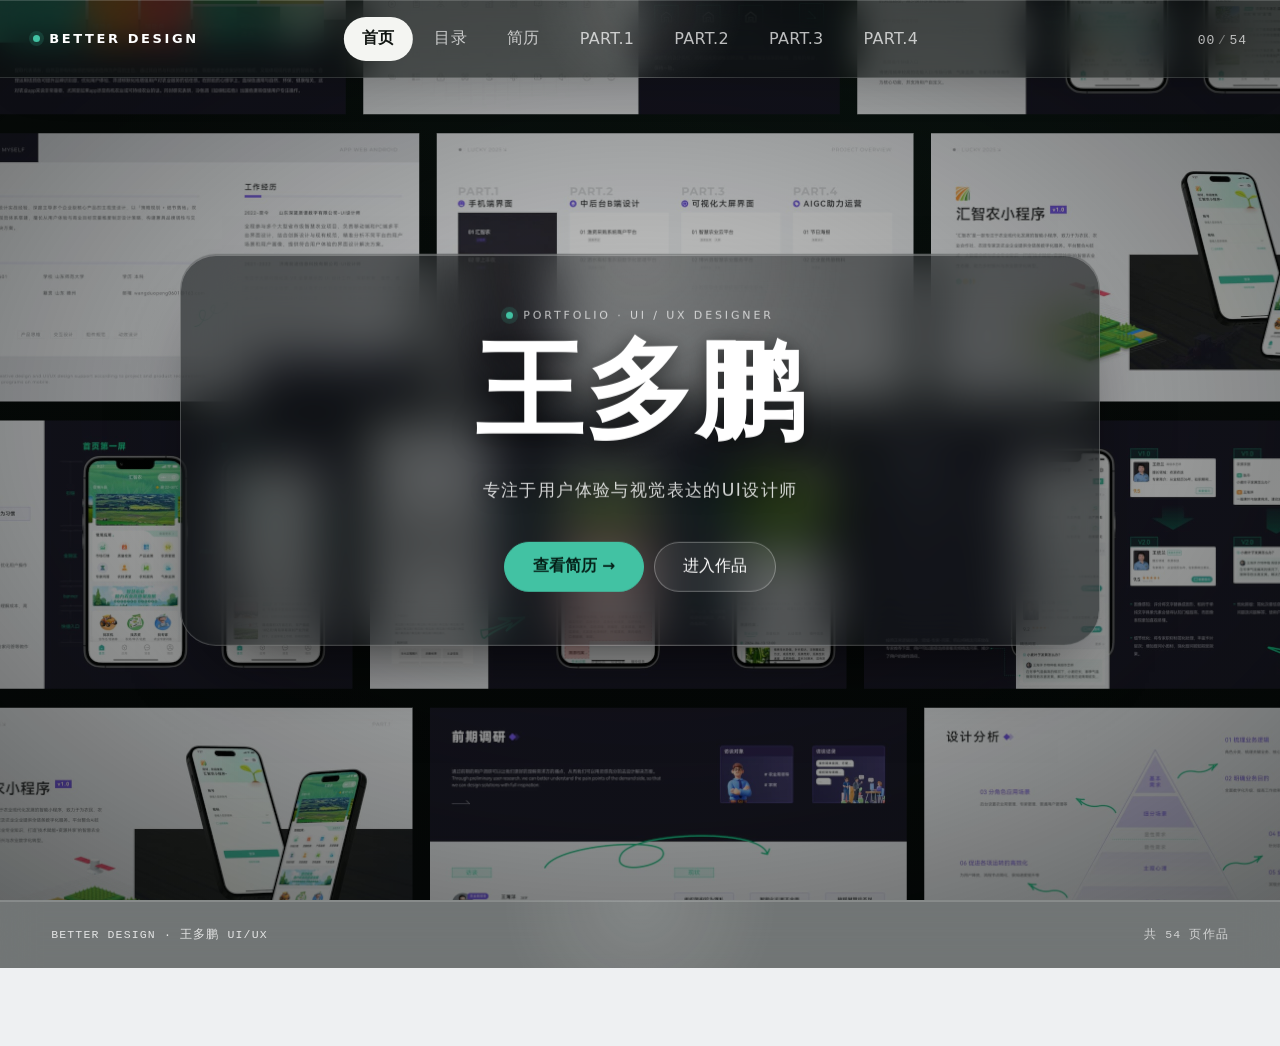
<file: index.html>
<!DOCTYPE html>
<html lang="zh-CN">
  <head>
    <meta charset="UTF-8" />
    <meta name="viewport" content="width=device-width, initial-scale=1, viewport-fit=cover" />
    <title>王多鹏 · UI/UX 设计师作品集</title>
    <meta name="description" content="王多鹏，4 年 UI/UX 设计经验，专注智慧农业、数据可视化与 B 端系统。从手机屏幕做到卫星遥感。" />
    <meta name="theme-color" content="#0B0F0C" />
    <meta property="og:title" content="王多鹏 · UI/UX 设计师作品集" />
    <meta property="og:description" content="4 年 · 智慧农业 & 数据可视化 · 从手机到卫星" />
    <meta property="og:type" content="website" />
    <link rel="icon" href="data:image/svg+xml,%3Csvg xmlns='http://www.w3.org/2000/svg' viewBox='0 0 32 32'%3E%3Crect width='32' height='32' fill='%230B0F0C'/%3E%3Ccircle cx='16' cy='16' r='6' fill='%2342C2A3'/%3E%3C/svg%3E" />
    <script type="module" crossorigin src="./assets/index-h3z6J7xi.js"></script>
    <link rel="stylesheet" crossorigin href="./assets/index-9F8lk29s.css">
  </head>
  <body>
    <div id="root"></div>
  </body>
</html>
</file>
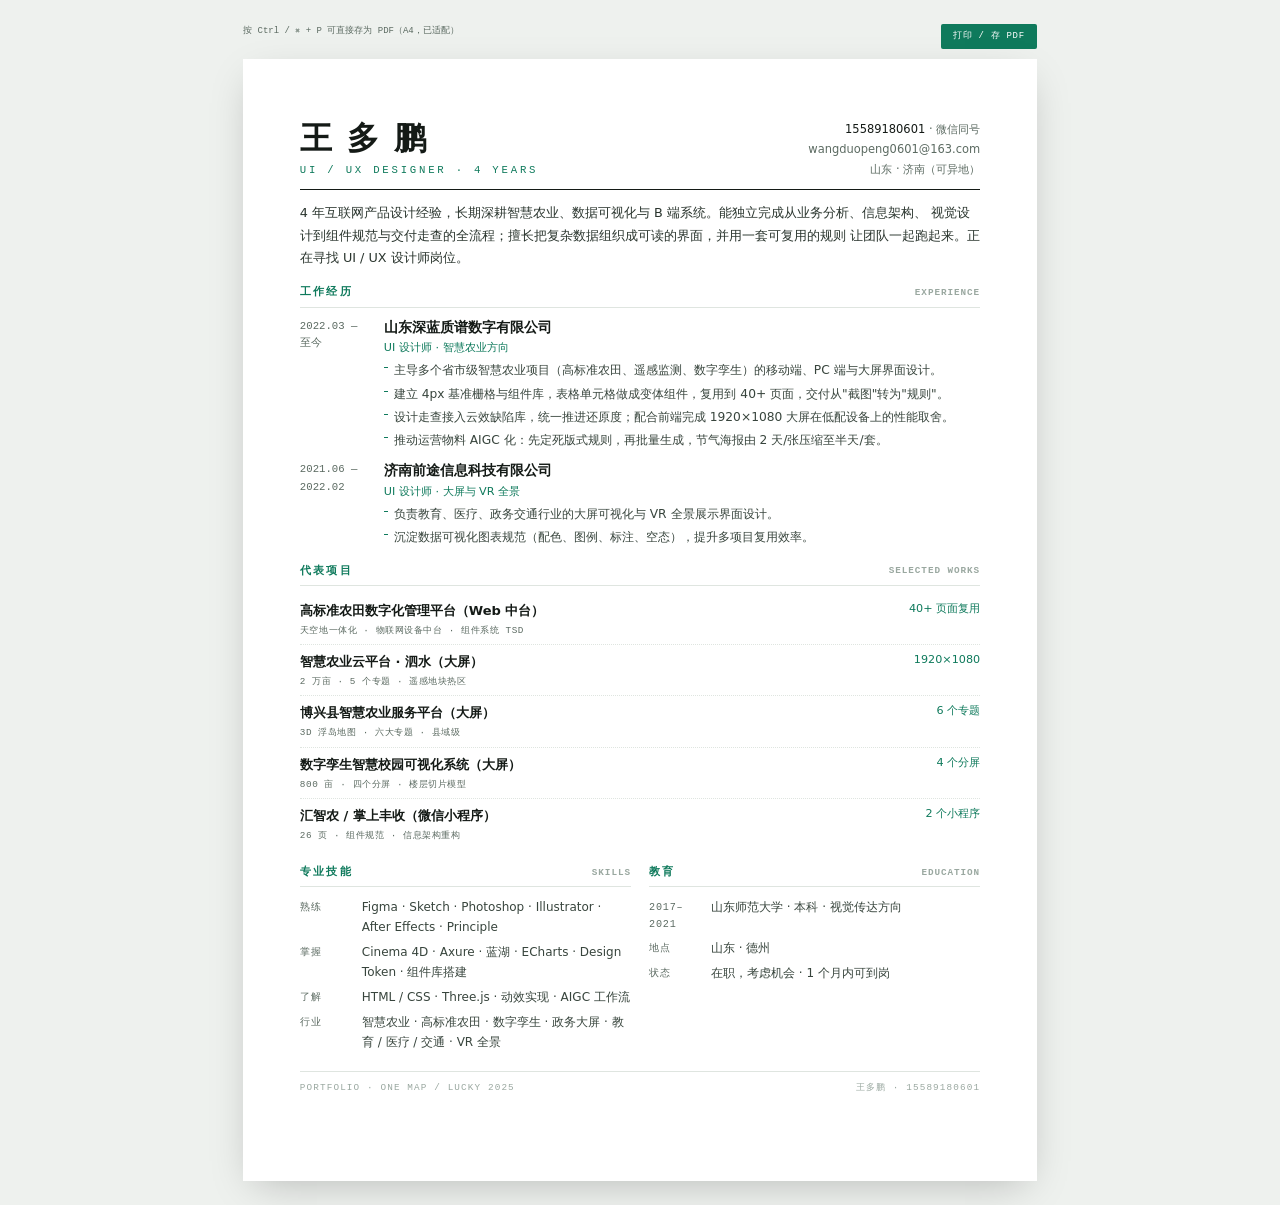
<file: resume.html>
<!DOCTYPE html>
<html lang="zh-CN">
<head>
<meta charset="UTF-8" />
<meta name="viewport" content="width=device-width, initial-scale=1" />
<title>王多鹏 · UI/UX 设计师 · 简历</title>
<style>
  :root{
    --ink:#141a16; --sub:#5c6b62; --line:#dfe5e0; --acc:#0f7a5c;
    --sans:"HarmonyOS Sans SC","PingFang SC","Hiragino Sans GB","Microsoft YaHei",system-ui,sans-serif;
    --mono:"JetBrains Mono",ui-monospace,Menlo,Consolas,monospace;
  }
  *{box-sizing:border-box;margin:0;padding:0}
  body{
    background:#eef1ee; color:var(--ink); font-family:var(--sans);
    font-size:10.5pt; line-height:1.62; -webkit-font-smoothing:antialiased;
    padding:24px 12px;
  }
  .sheet{
    width:210mm; min-height:297mm; margin:0 auto; background:#fff;
    padding:16mm 15mm; box-shadow:0 12px 40px -12px rgba(0,0,0,.25);
    position:relative;
  }
  /* 头部 */
  header{display:flex; justify-content:space-between; align-items:flex-end; gap:18px; border-bottom:1.5px solid var(--ink); padding-bottom:10px}
  h1{font-size:24pt; letter-spacing:.06em; line-height:1.1; font-weight:700}
  .role{font-family:var(--mono); font-size:8pt; letter-spacing:.26em; color:var(--acc); margin-top:6px}
  .contact{text-align:right; font-size:8.6pt; color:var(--sub); line-height:1.75}
  .contact b{color:var(--ink); font-weight:500}
  /* 摘要 */
  .summary{margin-top:12px; font-size:9.6pt; color:#2a352e; line-height:1.75}
  /* 区块 */
  section{margin-top:14px}
  h2{
    font-size:8.4pt; letter-spacing:.2em; color:var(--acc); font-weight:600;
    padding-bottom:5px; border-bottom:1px solid var(--line); margin-bottom:8px;
    display:flex; align-items:center; gap:8px;
  }
  h2 span{font-family:var(--mono); font-size:7pt; color:#9aa8a0; letter-spacing:.1em; margin-left:auto}
  /* 经历 */
  .job{display:grid; grid-template-columns:74px 1fr; gap:10px; margin-bottom:9px}
  .job .yr{font-family:var(--mono); font-size:8pt; color:var(--sub); padding-top:2px}
  .job h3{font-size:10.5pt; font-weight:600}
  .job .meta{font-size:8.4pt; color:var(--acc); margin:1px 0 3px}
  .job p{font-size:9.2pt; color:#38453d; line-height:1.68}
  ul.bul{list-style:none; display:grid; gap:3px; margin-top:3px}
  ul.bul li{position:relative; padding-left:10px; font-size:9.2pt; color:#38453d; line-height:1.65}
  ul.bul li::before{content:""; position:absolute; left:0; top:7px; width:4px; height:1px; background:var(--acc)}
  /* 项目 */
  .proj{display:grid; grid-template-columns:1fr auto; gap:8px; padding:6px 0; border-bottom:1px dotted var(--line)}
  .proj:last-child{border-bottom:0}
  .proj h4{font-size:9.8pt; font-weight:600}
  .proj .tags{font-family:var(--mono); font-size:7pt; color:var(--sub); letter-spacing:.06em; margin-top:2px}
  .proj .res{font-size:8.4pt; color:var(--acc); text-align:right; white-space:nowrap}
  /* 技能 */
  .skill{display:grid; grid-template-columns:52px 1fr; gap:10px; padding:3px 0; font-size:9pt}
  .skill b{font-family:var(--mono); font-size:7.6pt; color:var(--sub); font-weight:400; letter-spacing:.08em; padding-top:2px}
  .skill span{color:#38453d}
  /* 两栏 */
  .cols{display:grid; grid-template-columns:1fr 1fr; gap:18px}
  /* 脚注 */
  footer{margin-top:16px; padding-top:8px; border-top:1px solid var(--line); display:flex; justify-content:space-between; font-family:var(--mono); font-size:7pt; color:#9aa8a0; letter-spacing:.12em}
  .print-tip{
    width:210mm; margin:0 auto 10px; font-family:var(--mono); font-size:9px; color:#5c6b62;
    display:flex; justify-content:space-between;
  }
  .print-tip button{
    font:inherit; background:#0f7a5c; color:#fff; border:0; border-radius:2px;
    padding:5px 12px; cursor:pointer; letter-spacing:.08em;
  }
  @media print{
    body{background:#fff; padding:0}
    .sheet{box-shadow:none; width:auto; min-height:0; padding:14mm}
    .print-tip{display:none}
    @page{size:A4; margin:0}
  }
  @media (max-width:820px){
    .sheet{width:auto; padding:22px 18px}
    .print-tip{width:auto}
    .cols{grid-template-columns:1fr}
    header{flex-direction:column; align-items:flex-start; gap:8px}
    .contact{text-align:left}
  }
</style>
</head>
<body>

<div class="print-tip">
  <span>按 Ctrl / ⌘ + P 可直接存为 PDF（A4，已适配）</span>
  <button onclick="window.print()">打印 / 存 PDF</button>
</div>

<div class="sheet">
  <header>
    <div>
      <h1>王 多 鹏</h1>
      <div class="role">UI / UX DESIGNER · 4 YEARS</div>
    </div>
    <div class="contact">
      <div><b>15589180601</b> · 微信同号</div>
      <div>wangduopeng0601@163.com</div>
      <div>山东 · 济南（可异地）</div>
    </div>
  </header>

  <p class="summary">
    4 年互联网产品设计经验，长期深耕智慧农业、数据可视化与 B 端系统。能独立完成从业务分析、信息架构、
    视觉设计到组件规范与交付走查的全流程；擅长把复杂数据组织成可读的界面，并用一套可复用的规则
    让团队一起跑起来。正在寻找 UI / UX 设计师岗位。
  </p>

  <section>
    <h2>工作经历 <span>EXPERIENCE</span></h2>

    <div class="job">
      <div class="yr">2022.03 — 至今</div>
      <div>
        <h3>山东深蓝质谱数字有限公司</h3>
        <div class="meta">UI 设计师 · 智慧农业方向</div>
        <ul class="bul">
          <li>主导多个省市级智慧农业项目（高标准农田、遥感监测、数字孪生）的移动端、PC 端与大屏界面设计。</li>
          <li>建立 4px 基准栅格与组件库，表格单元格做成变体组件，复用到 40+ 页面，交付从"截图"转为"规则"。</li>
          <li>设计走查接入云效缺陷库，统一推进还原度；配合前端完成 1920×1080 大屏在低配设备上的性能取舍。</li>
          <li>推动运营物料 AIGC 化：先定死版式规则，再批量生成，节气海报由 2 天/张压缩至半天/套。</li>
        </ul>
      </div>
    </div>

    <div class="job">
      <div class="yr">2021.06 — 2022.02</div>
      <div>
        <h3>济南前途信息科技有限公司</h3>
        <div class="meta">UI 设计师 · 大屏与 VR 全景</div>
        <ul class="bul">
          <li>负责教育、医疗、政务交通行业的大屏可视化与 VR 全景展示界面设计。</li>
          <li>沉淀数据可视化图表规范（配色、图例、标注、空态），提升多项目复用效率。</li>
        </ul>
      </div>
    </div>
  </section>

  <section>
    <h2>代表项目 <span>SELECTED WORKS</span></h2>

    <div class="proj">
      <div>
        <h4>高标准农田数字化管理平台（Web 中台）</h4>
        <div class="tags">天空地一体化 · 物联网设备中台 · 组件系统 TSD</div>
      </div>
      <div class="res">40+ 页面复用</div>
    </div>

    <div class="proj">
      <div>
        <h4>智慧农业云平台 · 泗水（大屏）</h4>
        <div class="tags">2 万亩 · 5 个专题 · 遥感地块热区</div>
      </div>
      <div class="res">1920×1080</div>
    </div>

    <div class="proj">
      <div>
        <h4>博兴县智慧农业服务平台（大屏）</h4>
        <div class="tags">3D 浮岛地图 · 六大专题 · 县域级</div>
      </div>
      <div class="res">6 个专题</div>
    </div>

    <div class="proj">
      <div>
        <h4>数字孪生智慧校园可视化系统（大屏）</h4>
        <div class="tags">800 亩 · 四个分屏 · 楼层切片模型</div>
      </div>
      <div class="res">4 个分屏</div>
    </div>

    <div class="proj">
      <div>
        <h4>汇智农 / 掌上丰收（微信小程序）</h4>
        <div class="tags">26 页 · 组件规范 · 信息架构重构</div>
      </div>
      <div class="res">2 个小程序</div>
    </div>
  </section>

  <div class="cols">
    <section>
      <h2>专业技能 <span>SKILLS</span></h2>
      <div class="skill"><b>熟练</b><span>Figma · Sketch · Photoshop · Illustrator · After Effects · Principle</span></div>
      <div class="skill"><b>掌握</b><span>Cinema 4D · Axure · 蓝湖 · ECharts · Design Token · 组件库搭建</span></div>
      <div class="skill"><b>了解</b><span>HTML / CSS · Three.js · 动效实现 · AIGC 工作流</span></div>
      <div class="skill"><b>行业</b><span>智慧农业 · 高标准农田 · 数字孪生 · 政务大屏 · 教育 / 医疗 / 交通 · VR 全景</span></div>
    </section>

    <section>
      <h2>教育 <span>EDUCATION</span></h2>
      <div class="skill"><b>2017–2021</b><span>山东师范大学 · 本科 · 视觉传达方向</span></div>
      <div class="skill"><b>地点</b><span>山东 · 德州</span></div>
      <div class="skill"><b>状态</b><span>在职，考虑机会 · 1 个月内可到岗</span></div>
    </section>
  </div>

  <footer>
    <span>PORTFOLIO · ONE MAP / LUCKY 2025</span>
    <span>王多鹏 · 15589180601</span>
  </footer>
</div>

</body>
</html>
</file>
<file: assets/index-9F8lk29s.css>
:root{--banner:78px;--accent:#42c2a3;--accent-2:#7de3b4;--ink:#1a1a1a;--line:#14181c1a;--sans:"HarmonyOS Sans SC", "PingFang SC", "Hiragino Sans GB", "Microsoft YaHei", system-ui, sans-serif;--mono:ui-monospace, "JetBrains Mono", Menlo, Consolas, monospace}*{box-sizing:border-box;margin:0;padding:0}html{scroll-behavior:smooth}body{color:var(--ink);font-family:var(--sans);-webkit-font-smoothing:antialiased;background:#eef0f2;overflow-x:hidden}button{font:inherit;color:inherit;cursor:pointer;background:0 0;border:0}img{display:block}.banner{z-index:80;height:var(--banner);background:radial-gradient(170px circle at var(--mx,50%) var(--my,0%), #ffffff21, transparent 62%), #0c120f8c;-webkit-backdrop-filter:blur(18px)saturate(1.2);border-bottom:1px solid #ffffff24;align-items:center;padding:0 clamp(16px,2.6vw,40px);display:flex;position:fixed;top:0;left:0;right:0;box-shadow:0 18px 50px -34px #000000e6,inset 0 1px #ffffff29}.banner-brand{letter-spacing:.2em;color:#fff;flex:none;align-items:center;gap:9px;font-size:13px;font-weight:600;display:flex}.banner-brand i{background:var(--accent);border-radius:50%;width:7px;height:7px;box-shadow:0 0 0 4px #42c2a329}.banner-links{align-items:center;gap:4px;height:100%;display:flex;position:absolute;top:0;left:50%;transform:translate(-50%)}.banner-links button{white-space:nowrap;letter-spacing:.02em;color:#ffffffb8;border-radius:999px;align-items:center;height:44px;padding:0 18px;font-size:16px;transition:background .3s,color .2s,padding .52s cubic-bezier(.34,1.56,.64,1);display:inline-flex;position:relative;overflow:hidden}.banner-links button:hover{color:#fff;background:#0a0f0cc7;padding:0 18px 0 22px}.banner-links button.on{color:#101512;background:#f4f5f2;font-weight:600}.banner-links .sub{opacity:0;white-space:nowrap;max-width:0;color:var(--accent-2);margin-left:0;font-size:12.5px;font-weight:600;transition:max-width .55s cubic-bezier(.34,1.56,.64,1),opacity .28s,margin-left .55s cubic-bezier(.34,1.56,.64,1),transform .55s cubic-bezier(.34,1.56,.64,1);display:inline-block;overflow:hidden;transform:translate(-6px)}.banner-links button:hover .sub{opacity:1;max-width:240px;margin-left:9px;transform:none}.banner-links button.on .sub{color:#101512a8}.banner-meta{flex:none;margin-left:auto}.banner-count{font-family:var(--mono);letter-spacing:.06em;color:#ffffffb3;font-size:13px}.banner-count em{color:#fff6;margin:0 3px;font-style:normal}.hero{isolation:isolate;height:100dvh;min-height:620px;margin-top:calc(var(--banner) * -1);background:radial-gradient(120% 100% at 70% 0,#0d1a15 0%,#070b09 55%,#040706 100%);position:relative;overflow:hidden}.hero-canvas{width:100%;height:100%;display:block;position:absolute;inset:0}.hero-scrim{pointer-events:none;background:linear-gradient(#040706a6 0%,#0407061a 22% 66%,#040706cc 100%);position:absolute;inset:0}.hero-inner{z-index:4;flex-direction:column;justify-content:center;align-items:center;min-height:100dvh;padding:0 24px;display:flex;position:relative}.hero-copy{text-align:center;color:#fff;background:radial-gradient(320px at 50% 0,#ffffff24,#0000 64%),#14151785;border:1px solid #fff3;border-radius:36px;width:min(920px,100%);padding:clamp(38px,4.2vw,62px) clamp(34px,4vw,68px);animation:1s cubic-bezier(.22,1,.36,1) both rise;box-shadow:0 40px 80px -42px #000000e6,inset 0 1px #ffffff47}@keyframes rise{0%{opacity:0;transform:translateY(22px)scale(.99)}to{opacity:1;transform:none}}.hero-kicker{letter-spacing:.26em;color:#ffffffb3;justify-content:center;align-items:center;gap:10px;font-size:11px;display:flex}.hero-kicker i{background:var(--accent);border-radius:50%;width:7px;height:7px;box-shadow:0 0 0 5px #42c2a329}.hero-copy h1{letter-spacing:.02em;color:#fff;text-shadow:0 4px 22px #0000008c;margin-top:16px;font-size:clamp(62px,8.4vw,132px);font-weight:700;line-height:.98}.hero-copy p{letter-spacing:.04em;color:#ffffffdb;text-shadow:0 2px 14px #0009;margin-top:20px;font-size:clamp(15px,1.5vw,20px)}.hero-actions{justify-content:center;gap:10px;margin-top:34px;display:flex}.hero-btn{color:#fff;background:#ffffff14;border:1px solid #ffffff4d;border-radius:999px;height:50px;padding:0 28px;font-size:15.5px;transition:all .25s}.hero-btn:hover{background:#ffffff29;border-color:#ffffff8c}.hero-btn.solid{background:var(--accent);border-color:var(--accent);color:#052018;font-weight:600}.hero-btn.solid:hover{background:#6fe0bd;border-color:#6fe0bd}.page{width:100%;height:auto;min-height:calc(100dvh - var(--banner));background:#eef0f2;border-top:1px solid #0000000f;justify-content:center;align-items:center;padding:14px calc(clamp(12px,1.8vw,26px) + 104px) 14px clamp(12px,1.8vw,26px);display:flex;position:relative}.page img{width:100%;height:auto;max-height:calc(100dvh - var(--banner) - 28px);object-fit:contain;object-position:center}.foot{color:#fff9;font-family:var(--mono);letter-spacing:.1em;background:#14181a;justify-content:space-between;align-items:center;padding:28px clamp(20px,4vw,56px);font-size:11.5px;display:flex}.dots{z-index:70;background:radial-gradient(190px circle at var(--mx,50%) var(--my,0%), #ffffff2e, transparent 62%), #0c120f8c;-webkit-backdrop-filter:blur(34px)saturate(170%)brightness(.96);border:1px solid #ffffff29;border-radius:26px;flex-direction:column;gap:10px;padding:16px 12px;display:flex;position:fixed;top:50%;right:clamp(14px,1.6vw,26px);transform:translateY(-50%);box-shadow:0 24px 50px -26px #000000d9,inset 0 1px #ffffff38}.dots-head{flex-direction:column;align-items:center;gap:3px;display:flex}.dots-head b{color:#ffffffd1;white-space:nowrap;font-size:10.5px}.dots-head span{font-family:var(--mono);color:#ffffff85;font-size:10.5px}.dots-track{flex-direction:column;align-items:center;gap:4px;padding:4px 0;display:flex;position:relative}.dots-track>i{transform-origin:50% 0;background:linear-gradient(#42c2a326,#1f9c7b);border-radius:2px;width:1.5px;height:100%;transition:transform .25s;position:absolute;top:0;left:50%}.dots-track button{z-index:1;place-items:center;width:34px;height:24px;padding:0;display:grid;position:relative}.dots-track button span{background:#42c2a36b;border-radius:50%;width:9px;height:9px;transition:all .26s cubic-bezier(.22,1,.36,1);display:block}.dots-track button:hover span{background:#7de3b4d9;transform:scale(1.15)}.dots-track button.on span{background:#42c2a3;width:17px;height:17px}@media (width<=1080px){:root{--banner:68px}.banner-links button{padding:0 12px;font-size:14px}.dots{display:none}}@media (width<=720px){:root{--banner:60px}.banner{padding:0 12px}.banner-brand{font-size:11px}.banner-meta{display:none}.banner-links{scrollbar-width:none;margin-left:auto;position:static;overflow-x:auto;transform:none}.banner-links::-webkit-scrollbar{display:none}.banner-links button{height:36px;padding:0 10px;font-size:13px}.hero-copy{border-radius:24px;padding:26px 20px}.page{min-height:auto;padding:10px 12px}.page img{max-height:none}.foot{flex-direction:column;gap:6px}}@media (prefers-reduced-motion:reduce){html{scroll-behavior:auto}.hero-copy{animation:none}.banner-links .sub{transition:none}}.hero{isolation:auto!important}.hero-copy{-webkit-backdrop-filter:blur(26px)saturate(1.15)!important;background:radial-gradient(320px at 50% 0,#ffffff29,#0000 64%),#1214168c!important;border:1px solid #ffffff38!important;box-shadow:0 40px 80px -42px #000000e6,inset 0 1px #ffffff4d!important}.hero-inner{min-height:100dvh!important;padding-top:var(--banner)!important;justify-content:center!important;align-items:center!important;display:flex!important}.dots-track>i{display:none!important}.hero{padding-top:var(--banner)!important;justify-content:center!important;align-items:center!important;display:flex!important}.hero-inner{min-height:0!important;padding:0 24px!important;display:block!important}.hero{padding-top:calc(var(--banner) * 2)!important;height:calc(100dvh + var(--banner))!important;padding-top:var(--banner)!important}.foot{z-index:5;font-family:var(--mono);letter-spacing:.1em;padding:26px clamp(20px,4vw,56px);font-size:11.5px;position:relative;background:radial-gradient(220px circle at var(--mx,50%) var(--my,0%), #ffffff1f, transparent 62%), #0c120f8c!important;color:#ffffffad!important;border-top:1px solid #ffffff24!important;box-shadow:0 -18px 50px -34px #000000e6,inset 0 1px #ffffff29!important}.foot span:first-child{color:#fffc}.hero-skeleton{height:100dvh;margin-top:calc(var(--banner) * -1);background:radial-gradient(120% 100% at 70% 0,#0d1a15,#070b09 60%)}.module{padding-top:var(--banner)}.module-head{top:var(--banner);z-index:60;backdrop-filter:blur(10px);background:#eef0f2db;border-bottom:1px solid #00000012;align-items:baseline;gap:14px;padding:12px clamp(20px,4vw,56px);display:flex;position:sticky}.module-label{letter-spacing:.02em;font-size:18px;font-weight:700}.module-sub{color:#5b6660;font-size:13.5px}.module-count{font-family:var(--mono);color:#7b857f;letter-spacing:.08em;margin-left:auto;font-size:11.5px}.toc{min-height:100dvh;padding:calc(var(--banner) + 42px) clamp(24px, 4vw, 72px) 72px;background:#f4f5f7;position:relative;overflow:hidden}.toc-bg{pointer-events:none;z-index:0;position:absolute;inset:0;overflow:hidden}.toc-bg i{filter:blur(90px);opacity:.5;border-radius:50%;animation:22s ease-in-out infinite tocFloat;position:absolute}.toc-bg i:first-child{background:#cfd8e6;width:40vw;height:40vw;top:-10vw;left:-8vw}.toc-bg i:nth-child(2){background:#d8d2ea;width:30vw;height:30vw;animation-duration:28s;top:6vh;right:2vw}.toc-bg i:nth-child(3){background:#cfe6de;width:26vw;height:26vw;animation-duration:34s;bottom:-12vw;left:34vw}@keyframes tocFloat{0%,to{transform:translate(0,0)scale(1)}50%{transform:translate(4vw,3vh)scale(1.12)}}.toc-head{z-index:1;letter-spacing:.26em;color:#9aa3a8;justify-content:space-between;align-items:center;margin-bottom:clamp(36px,6vh,76px);font-size:11px;display:flex;position:relative}.toc-grid{z-index:1;grid-template-columns:repeat(4,minmax(0,1fr));gap:clamp(18px,2.2vw,34px);display:grid;position:relative}.toc-col{flex-direction:column;gap:16px;animation:.7s cubic-bezier(.22,1,.36,1) both tocIn;display:flex}@keyframes tocIn{0%{opacity:0;transform:translateY(26px)}to{opacity:1;transform:none}}.toc-title{align-items:center;gap:10px;display:flex}.toc-title i{color:#fff;background:#6c5ce7;border-radius:50%;flex:none;place-items:center;width:26px;height:26px;font-size:12px;font-style:normal;display:grid}.toc-title b{color:#16181c;letter-spacing:.01em;font-size:clamp(15px,1.35vw,20px);font-weight:700;display:block}.toc-title span{color:#8b949a;letter-spacing:.04em;margin-top:3px;font-size:11.5px;display:block}.toc-card{text-align:left;-webkit-backdrop-filter:blur(18px)saturate(1.2);background:#fff9;border:1px solid #fffffff2;border-radius:18px;flex-direction:column;flex:1;padding:22px 20px 54px;transition:transform .42s cubic-bezier(.22,1,.36,1),background .3s,box-shadow .42s,border-color .3s;display:flex;position:relative;box-shadow:0 18px 40px -32px #10181c66}.toc-item:last-of-type{border-bottom:0}.toc-name{color:#1b1e24;font-size:14.5px;font-weight:500;transition:color .25s}.tag{color:#6b7280;background:#14181c0d;border-radius:5px;padding:2px 7px;font-size:10.5px}@media (width<=1080px){.toc-grid{grid-template-columns:repeat(2,minmax(0,1fr))}}@media (width<=640px){.toc{padding:calc(var(--banner) + 28px) 16px 48px}.toc-grid{grid-template-columns:1fr}}.toc{min-height:100dvh;padding:calc(var(--banner) + 26px) clamp(24px, 4vw, 64px) 40px;background:radial-gradient(120% 100% at 70% 0,#0d1a15 0%,#070b09 55%,#040706 100%);flex-direction:column;display:flex;position:relative;overflow:hidden}.toc-wall{z-index:0;position:absolute;inset:0}.wall{position:relative;overflow:hidden}.wall-canvas{width:100%;height:100%;display:block;position:absolute;inset:0}.toc-scrim{z-index:1;pointer-events:none;background:linear-gradient(#040706d1 0%,#04070659 22%,#04070673 78%,#040706d9 100%),radial-gradient(90% 70% at 50% 45%,#0407068c,#040706d9);position:absolute;inset:0}.toc-head{z-index:2;font-family:var(--mono);letter-spacing:.24em;color:#f1f5f280;justify-content:space-between;align-items:center;margin-bottom:clamp(14px,2.4vh,26px);font-size:10.5px;display:flex;position:relative}.toc-head b{vertical-align:1px;background:#42c2a3;border-radius:50%;width:6px;height:6px;margin-right:8px;display:inline-block}.toc-head em{margin-left:4px;font-style:normal}.toc-grid{z-index:2;flex:1;grid-template-columns:repeat(4,minmax(0,1fr));align-items:stretch;gap:clamp(14px,1.6vw,22px);display:grid;position:relative}.toc-card{text-align:left;color:#fff;background:radial-gradient(320px at 50% 0,#ffffff24,#0000 64%),#14151785;border:1px solid #fff3;border-radius:26px;flex-direction:column;gap:14px;padding:clamp(18px,1.8vw,26px) clamp(16px,1.6vw,24px) 52px;transition:transform .45s cubic-bezier(.22,1,.36,1),background .3s,border-color .3s,box-shadow .45s;animation:.75s cubic-bezier(.22,1,.36,1) both tocIn;display:flex;position:relative;overflow:hidden;box-shadow:0 40px 80px -42px #000000e6,inset 0 1px #ffffff47}.toc-card:hover{background:radial-gradient(320px at 50% 0,#fff3,#0000 64%),#141517b8;border-color:#42c2a38c;transform:translateY(-8px);box-shadow:0 46px 90px -40px #000000f2,0 0 0 1px #42c2a340,inset 0 1px #ffffff5c}.toc-top{justify-content:space-between;align-items:flex-start;display:flex}.toc-part{letter-spacing:-.02em;color:#ffffffe6;font-size:clamp(26px,2.5vw,40px);font-weight:800;line-height:.9}.toc-card:hover .toc-part{color:#7de3b4;transition:color .3s}.toc-icon{color:#fff;background:#ffffff24;border:1px solid #ffffff4d;border-radius:50%;flex:none;place-items:center;width:26px;height:26px;font-size:12px;display:grid}.toc-title b{letter-spacing:.01em;font-size:clamp(14px,1.15vw,18px);font-weight:700;display:block}.toc-title span{letter-spacing:.06em;color:#ffffff80;margin-top:4px;font-size:11px;display:block}.toc-list{margin-top:2px}.toc-item{border-bottom:1px solid #ffffff17;padding:9px 0}.toc-item:last-child{border-bottom:0}.toc-line{align-items:baseline;gap:7px;display:flex}.toc-num{font-family:var(--mono);color:#ffffff6b;font-size:10.5px}.toc-name{color:#ffffffe0;font-size:13px;line-height:1.5}.toc-card:hover .toc-name{color:#fff}.toc-tags{flex-wrap:wrap;gap:5px;margin-top:6px;padding-left:22px;display:flex}.tag{letter-spacing:.02em;color:#ffffff9e;background:#ffffff1a;border-radius:4px;padding:2px 6px;font-size:9.5px}.toc-go{letter-spacing:.1em;color:#7de3b4;opacity:0;font-size:11px;transition:all .32s;position:absolute;bottom:18px;left:clamp(16px,1.6vw,24px);transform:translate(-6px)}.toc-card:hover .toc-go{opacity:1;transform:none}@media (width<=1180px){.toc{overflow-y:auto}.toc-grid{grid-template-columns:repeat(2,minmax(0,1fr))}}@media (width<=640px){.toc{padding:calc(var(--banner) + 16px) 14px 24px}.toc-grid{grid-template-columns:1fr}}.toc-wall{z-index:0;width:100%;height:100%;position:absolute!important;inset:0!important}.toc-wall,.toc-wall .wall-canvas{width:100%!important;height:100%!important}.toc-wall .wall-canvas{display:block;position:absolute;inset:0}.toc-scrim{background:linear-gradient(#040706b8 0%,#0407062e 26%,#04070638 74%,#040706c7 100%)!important}.toc-title b{color:#fff!important}.toc-title span{color:#ffffff80!important}.toc-name{color:#ffffffe0!important}.toc-num{color:#ffffff6b!important}.toc-icon{color:#fff!important}.tag{color:#ffffffa8!important;background:#ffffff1a!important}.stage{min-height:100dvh;margin-top:calc(var(--banner) * -1);background:radial-gradient(120% 100% at 70% 0,#0d1a15 0%,#070b09 55%,#040706 100%);position:relative;overflow:hidden}.stage>.wall,.stage>.toc-wall{position:absolute;inset:0}.stage .wall{height:100%}.hero-layer,.toc-layer{z-index:3;opacity:0;pointer-events:none;transition:opacity .85s cubic-bezier(.22,1,.36,1),transform .85s cubic-bezier(.22,1,.36,1);position:absolute;inset:0;transform:scale(1.03)}.hero-layer.on,.toc-layer.on{opacity:1;pointer-events:auto;transform:none}.hero-layer .hero-scrim{pointer-events:none;background:radial-gradient(80% 70%,#04070626,#0407069e);position:absolute;inset:0}.hero-layer .hero-inner{height:100%;padding:var(--banner) 24px 0;justify-content:center;align-items:center;display:flex;position:relative}.hero-layer .hero-copy{text-align:center;color:#fff;background:radial-gradient(320px at 50% 0,#ffffff24,#0000 64%),#14151785;border:1px solid #fff3;border-radius:36px;width:min(920px,100%);padding:clamp(38px,4.2vw,62px) clamp(34px,4vw,68px);box-shadow:0 40px 80px -42px #000000e6,inset 0 1px #ffffff47}.toc-layer{padding:calc(var(--banner) + 26px) clamp(24px, 4vw, 64px) 34px;background:linear-gradient(#040706b8 0%,#0407063d 26%,#04070647 74%,#040706c7 100%);flex-direction:column;display:flex}.toc-layer .toc-head{margin-bottom:clamp(10px,1.6vh,20px)}.toc-layer .toc-grid{flex:1;align-items:center}.toc-layer .toc-card{opacity:0;justify-content:flex-start;height:70%;min-height:0;transform:translateY(18px)}.toc-layer.on .toc-card{animation:.7s cubic-bezier(.22,1,.36,1) forwards tocIn}.toc-layer.on .toc-card:first-child{animation-delay:50ms}.toc-layer.on .toc-card:nth-child(2){animation-delay:.12s}.toc-layer.on .toc-card:nth-child(3){animation-delay:.19s}.toc-layer.on .toc-card:nth-child(4){animation-delay:.26s}.stage{min-height:calc(100dvh + var(--banner))!important}.hero-layer,.toc-layer{visibility:hidden;opacity:1!important;transition:none!important;transform:none!important}.hero-layer.on,.toc-layer.on{visibility:visible}.stage-veil{z-index:6;opacity:0;pointer-events:none;background:#040706;transition:opacity .28s;position:absolute;inset:0}.stage-veil.on{opacity:1}.hero-layer .hero-inner{padding:0 24px!important}.toc-layer .toc-card{opacity:1!important;transition:transform .4s cubic-bezier(.22,1,.36,1),background .3s,border-color .3s,box-shadow .4s!important;animation:none!important;transform:none!important}.hero-layer .hero-copy{margin:0!important;position:absolute!important;inset:50% auto auto 50%!important;transform:translate(-50%,-50%)!important}.hero-layer .hero-inner{height:100%!important;display:block!important}.hero-layer .hero-copy{top:calc(50% + (var(--banner) / 2))!important;left:50%!important;transform:translate(-50%,-50%)!important}.toc-layer .toc-card{height:min(70%,576px)!important}.stage-veil{display:none!important}.hero-layer .hero-copy{animation:.9s cubic-bezier(.22,1,.36,1) both heroRise!important}@keyframes heroRise{0%{opacity:.6;transform:translate(-50%,calc(56px - 50%))scale(.985)}to{opacity:1;transform:translate(-50%,-50%)scale(1)}}.hero-layer .hero-kicker{animation:.7s cubic-bezier(.22,1,.36,1) .12s both riseIn}.hero-layer h1{animation:.8s cubic-bezier(.22,1,.36,1) .2s both riseIn}.hero-layer p{animation:.8s cubic-bezier(.22,1,.36,1) .3s both riseIn}.hero-layer .hero-actions{animation:.8s cubic-bezier(.22,1,.36,1) .4s both riseIn}.toc-layer .toc-card{animation:.85s cubic-bezier(.22,1,.36,1) both tocRise!important}.toc-layer .toc-card:first-child{animation-delay:60ms!important}.toc-layer .toc-card:nth-child(2){animation-delay:.16s!important}.toc-layer .toc-card:nth-child(3){animation-delay:.26s!important}.toc-layer .toc-card:nth-child(4){animation-delay:.36s!important}@keyframes tocRise{0%{opacity:.35;transform:translateY(64px)}to{opacity:1;transform:translateY(0)}}@keyframes riseIn{0%{opacity:0;transform:translateY(22px)}to{opacity:1;transform:translateY(0)}}.toc-layer .toc-head{animation:.6s cubic-bezier(.22,1,.36,1) both riseIn}.toc-layer .toc-card{opacity:1!important;transition:transform .85s cubic-bezier(.22,1,.36,1)!important;animation:none!important;transform:translateY(72px)!important}.toc-layer .toc-card.in{transform:translateY(0)!important}.toc-layer .toc-card.in:hover{transform:translateY(-8px)!important}.hero-layer .hero-copy{opacity:1!important;transition:transform .9s cubic-bezier(.22,1,.36,1)!important;animation:none!important;transform:translate(-50%,calc(56px - 50%))!important}.stage.ready .hero-copy,.hero-layer.on .hero-copy{transform:translate(-50%,-50%)!important}.stage .toc-layer .toc-card{opacity:1!important;transition:transform .9s cubic-bezier(.22,1,.36,1)!important;animation:none!important;transform:translateY(76px)!important}.stage .toc-layer .toc-card.in{transform:translateY(0)!important}.stage .hero-layer .hero-copy{opacity:1!important;transition:transform .95s cubic-bezier(.22,1,.36,1)!important;animation:none!important;transform:translate(-50%,calc(56px - 50%))!important}.stage .hero-layer.on .hero-copy{transform:translate(-50%,-50%)!important}.stage .toc-layer .toc-card:first-child{transition-delay:50ms!important}.stage .toc-layer .toc-card:nth-child(2){transition-delay:.2s!important}.stage .toc-layer .toc-card:nth-child(3){transition-delay:.35s!important}.stage .toc-layer .toc-card:nth-child(4){transition-delay:.5s!important}.stage .toc-layer .toc-part,.stage .toc-layer .toc-icon,.stage .toc-layer .toc-title,.stage .toc-layer .toc-item,.stage .toc-layer .toc-go{opacity:0!important;transition:opacity .5s,transform .55s cubic-bezier(.22,1,.36,1)!important;transform:translateY(16px)!important}.stage .toc-layer .toc-card.in .toc-part{opacity:1!important;transition-delay:.1s!important;transform:none!important}.stage .toc-layer .toc-card.in .toc-icon{opacity:1!important;transition-delay:.14s!important;transform:none!important}.stage .toc-layer .toc-card.in .toc-title{opacity:1!important;transition-delay:.2s!important;transform:none!important}.stage .toc-layer .toc-card.in .toc-item:first-child{opacity:1!important;transition-delay:.28s!important;transform:none!important}.stage .toc-layer .toc-card.in .toc-item:nth-child(2){opacity:1!important;transition-delay:.36s!important;transform:none!important}.stage .toc-layer .toc-card.in .toc-item:nth-child(3){opacity:1!important;transition-delay:.44s!important;transform:none!important}.stage .toc-layer .toc-card.in .toc-go{opacity:0!important}.stage .toc-layer .toc-card.in:hover .toc-go{opacity:1!important;transition-delay:0s!important;transform:none!important}.stage .toc-layer .toc-card{opacity:0!important;transition:opacity .42s,transform .9s cubic-bezier(.22,1,.36,1)!important;transform:translateY(76px)!important}.stage .toc-layer .toc-card.in{opacity:1!important;transform:translateY(0)!important}.stage .toc-layer .toc-card.in:hover{transform:translateY(-8px)!important}.stage .toc-layer.ready .toc-card,.stage .toc-layer.ready .toc-part,.stage .toc-layer.ready .toc-icon,.stage .toc-layer.ready .toc-title,.stage .toc-layer.ready .toc-item,.stage .toc-layer.ready .toc-go{transition-delay:0s!important}.stage .toc-layer.ready .toc-card{transition:transform .34s cubic-bezier(.22,1,.36,1),background .3s,border-color .3s,box-shadow .34s!important}.stage .toc-layer.ready .toc-card:hover{transform:translateY(-8px)!important}.resume-page{min-height:100dvh;padding-top:var(--banner);background:#f7f7f8}.resume-fit{width:100%;overflow:hidden}.resume-stage{transform-origin:0 0;color:#333;font-family:var(--sans);background:#fff;position:relative}.rv-head{height:105px;display:flex;position:absolute;inset:0 0 auto}.rv-head-left{color:#e9ebed;letter-spacing:.18em;background:#17181c;align-items:center;width:384px;padding-left:82px;font-size:20px;font-weight:400;display:flex}.rv-head-right{color:#a5a5a6;letter-spacing:.18em;background:#e9ebed;flex:1;justify-content:flex-end;align-items:center;padding-right:62px;font-size:20px;display:flex}.rv-body{padding:0 62px 0 82px;display:flex;position:absolute;inset:105px 0 195px}.rv-left{width:970px;padding-top:78px;position:relative}.rv-right{flex:1;padding-top:78px;padding-left:50px}.rv-name,.rv-h2{color:#333;letter-spacing:.02em;font-size:30px;font-weight:700}.rv-rule{background:#efeff1;width:958px;height:8px;margin-top:14px;position:relative}.rv-rule i{background:#6c5ce7;width:66px;height:8px;position:absolute;top:0;left:0}.rv-intro{color:#333;width:940px;margin-top:34px;font-size:18px;font-weight:300;line-height:34px}.rv-info{flex-direction:column;gap:22px;margin-top:40px;display:flex}.rv-info-row{gap:0;display:flex}.rv-cell{align-items:baseline;gap:10px;width:300px;font-size:18px;font-weight:300;display:flex}.rv-k{color:#7a7a7c}.rv-v{color:#333}.rv-tags{gap:12px;display:flex;position:absolute;top:604px;left:203px}.rv-tags span{color:#555;background:#fff;border:1px solid #e2e2e4;border-radius:2px;justify-content:center;align-items:center;height:34px;padding:0 16px;font-size:13px;display:inline-flex}.rv-avatar{object-fit:contain;width:200px;height:186px;position:absolute;top:594px;left:0}.rv-arrow{width:172px;height:96px;position:absolute;top:577px;left:886px}.rv-job{margin-top:38px}.rv-job-head{align-items:baseline;gap:22px;display:flex}.rv-period{color:#333;min-width:106px;font-size:18px;font-weight:400}.rv-company{color:#333;font-size:18px;font-weight:400}.rv-desc{color:#333;margin-top:20px;font-size:18px;font-weight:300;line-height:32px}.rv-foot{height:195px;display:flex;position:absolute;bottom:0;left:0;right:0}.rv-foot-left{color:#4a4a4c;background:#e9ebed;width:1024px;padding:24px 0 0 82px;font-size:18px;font-weight:300;line-height:26px}.rv-foot-right{background:#17181c;flex:1;justify-content:flex-end;align-items:center;gap:34px;padding-right:78px;display:flex;position:relative}.rv-foot-right i{border:1px solid #2c2d33;border-radius:50%;width:56px;height:56px}.resume-page{min-height:100dvh;padding-top:var(--banner);background:#f2f3f5;justify-content:center;align-items:flex-start;display:flex}.resume-outer{justify-content:center;width:100%;display:flex}.resume-fit{position:relative;overflow:hidden;box-shadow:0 24px 60px -34px #00000059}.resume-stage{box-shadow:none}.rv-avatar{width:200px;height:186px}.rv-arrow{width:136px;height:101px}.rv-left{flex:none;width:970px}.rv-right{box-sizing:border-box;flex:none;width:756px;min-width:0;padding-left:50px}.rv-desc{max-width:100%}.rv-intro,.rv-rule{width:900px}.rv-right .rv-rule{width:700px}@keyframes rvUp{0%{opacity:0;transform:translateY(18px)}to{opacity:1;transform:none}}@keyframes rvLeft{0%{opacity:0;transform:translate(-28px)}to{opacity:1;transform:none}}@keyframes rvRight{0%{opacity:0;transform:translate(28px)}to{opacity:1;transform:none}}@keyframes rvPop{0%{opacity:0;transform:scale(.86)}to{opacity:1;transform:scale(1)}}@keyframes rvGrow{0%{width:0}to{width:66px}}@keyframes rvDraw{0%{opacity:0;transform:translate(-18px)rotate(-4deg)}to{opacity:1;transform:none}}.resume-stage .rv-head-left,.resume-stage .rv-head-right,.resume-stage .rv-name,.resume-stage .rv-intro,.resume-stage .rv-info,.resume-stage .rv-tags,.resume-stage .rv-job,.resume-stage .rv-avatar,.resume-stage .rv-arrow,.resume-stage .rv-h2{opacity:0}.resume-stage .rv-rule i{width:0}.resume-stage.in .rv-head-left{animation:.7s cubic-bezier(.22,1,.36,1) 50ms both rvLeft}.resume-stage.in .rv-head-right{animation:.7s cubic-bezier(.22,1,.36,1) .12s both rvRight}.resume-stage.in .rv-name{animation:.65s cubic-bezier(.22,1,.36,1) .18s both rvUp}.resume-stage.in .rv-rule i{animation:.6s cubic-bezier(.22,1,.36,1) .26s both rvGrow}.resume-stage.in .rv-intro{animation:.7s cubic-bezier(.22,1,.36,1) .3s both rvUp}.resume-stage.in .rv-left .rv-h2:nth-of-type(2){animation:.65s cubic-bezier(.22,1,.36,1) .42s both rvUp}.resume-stage.in .rv-left .rv-rule:nth-of-type(2) i{animation-delay:.5s}.resume-stage.in .rv-info{animation:.7s cubic-bezier(.22,1,.36,1) .54s both rvUp}.resume-stage.in .rv-tags{animation:.7s cubic-bezier(.22,1,.36,1) .66s both rvUp}.resume-stage.in .rv-avatar{animation:.75s cubic-bezier(.22,1,.36,1) .58s both rvPop}.resume-stage.in .rv-arrow{animation:.8s cubic-bezier(.22,1,.36,1) .86s both rvDraw}.resume-stage.in .rv-right .rv-h2{animation:.65s cubic-bezier(.22,1,.36,1) .24s both rvUp}.resume-stage.in .rv-right .rv-rule i{animation-delay:.32s}.resume-stage.in .rv-job:nth-child(3){animation:.75s cubic-bezier(.22,1,.36,1) .4s both rvRight}.resume-stage.in .rv-job:nth-child(4){animation:.75s cubic-bezier(.22,1,.36,1) .54s both rvRight}.resume-stage.in .rv-foot-left{animation:.7s cubic-bezier(.22,1,.36,1) .74s both rvUp}.resume-stage.in .rv-foot-right i:first-child{animation:.6s cubic-bezier(.22,1,.36,1) .8s both rvPop}.resume-stage.in .rv-foot-right i:nth-child(2){animation:.6s cubic-bezier(.22,1,.36,1) .88s both rvPop}.resume-stage.in .rv-foot-right i:nth-child(3){animation:.6s cubic-bezier(.22,1,.36,1) .96s both rvPop}.resume-stage .rv-foot-left,.resume-stage .rv-foot-right i{opacity:0}@media (prefers-reduced-motion:reduce){.resume-stage *{opacity:1!important;animation:none!important}.resume-stage .rv-rule i{width:66px!important}}.stage .hero-layer .hero-lead{letter-spacing:.04em;color:#fffffff5;text-shadow:0 2px 16px #0000008c;max-width:640px;margin:26px auto 0;font-size:clamp(17px,1.55vw,23px);font-weight:500;line-height:1.65}.stage .hero-layer .hero-sub{letter-spacing:.05em;color:#ffffff9e;text-shadow:0 2px 14px #00000080;max-width:640px;margin:10px auto 0;font-size:clamp(13px,1.15vw,17px);font-weight:300;line-height:1.8}.hero-lead:after{content:"";background:linear-gradient(90deg,#0000,#ffffff80,#0000);width:34px;height:1px;margin:22px auto 0;display:block}.stage .hero-layer .hero-lead,.stage .hero-layer .hero-sub{letter-spacing:.08em!important;color:#ffffffd1!important;text-shadow:0 2px 14px #00000080!important;max-width:none!important;margin:0 auto!important;font-size:clamp(15px,1.35vw,19px)!important;font-weight:300!important;line-height:2!important}.stage .hero-layer .hero-lead{margin-top:24px!important}.stage .hero-layer .hero-lead:after{display:none!important}.stage .hero-layer .hero-sub{margin-top:30px!important}
</file>
